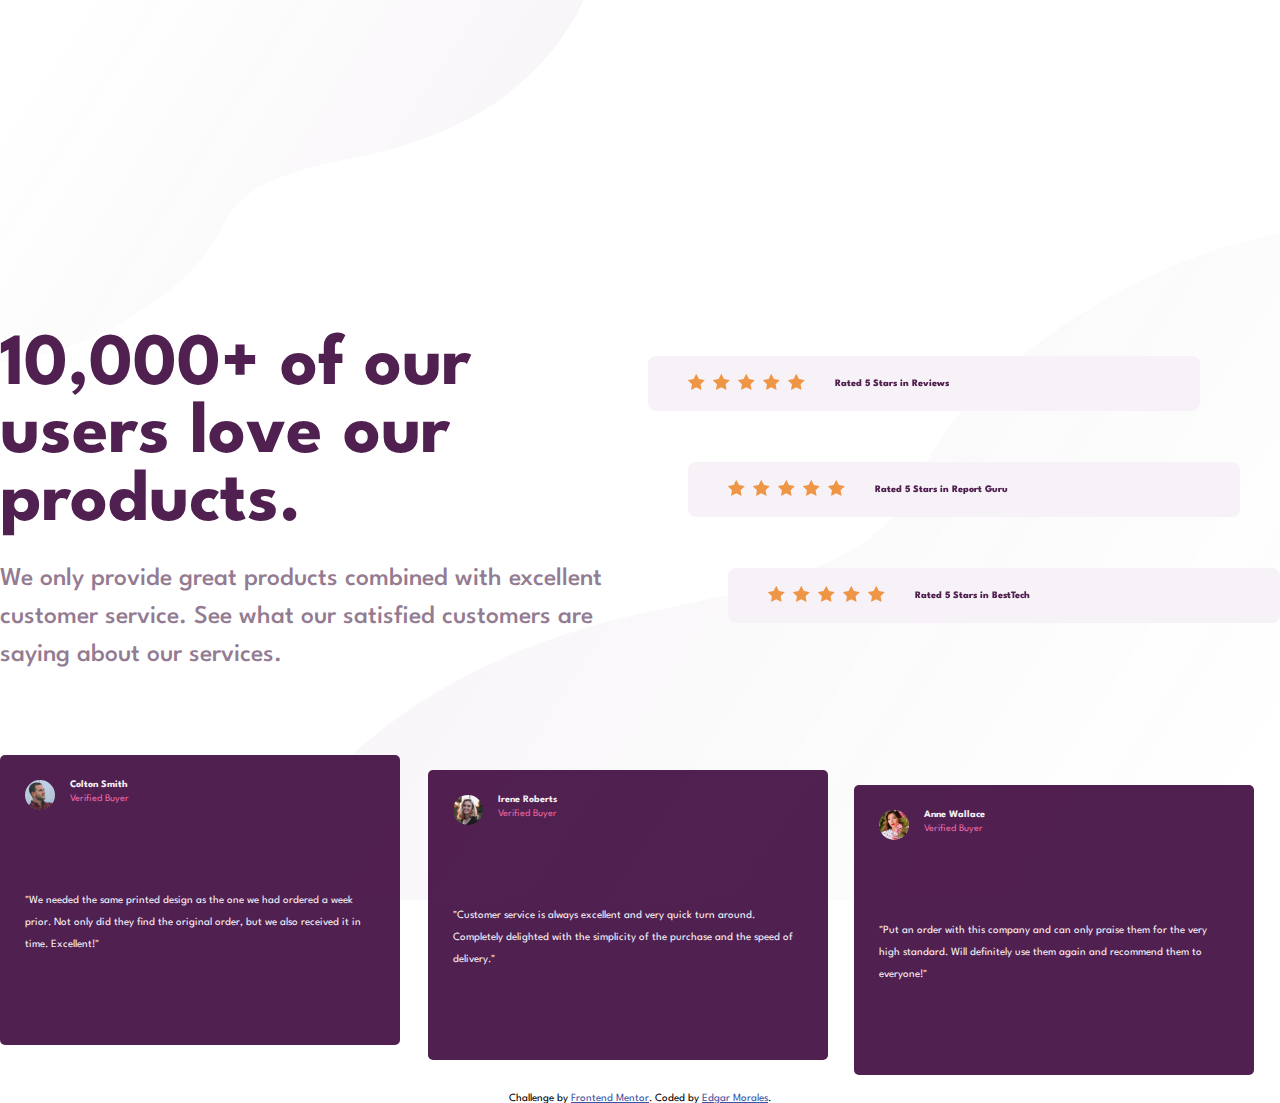
<file: index.html>
<!DOCTYPE html>
<html lang="en">
  <head>
    <meta charset="UTF-8" />
    <meta name="viewport" content="width=device-width, initial-scale=1.0" />
    <!-- displays site properly based on user's device -->

    <link
      rel="icon"
      type="image/png"
      sizes="32x32"
      href="./images/favicon-32x32.png"
    />

    <title>Frontend Mentor | Social proof section</title>
    <link rel="stylesheet" href="./assets/css/styles.css">
  </head>
  <body>
    <main>
      <div class="top-section">
        <div class="main-text">
          <h1>10,000+ of our users love our products.</h1>
          <p>We only provide great products combined with excellent customer service.
            See what our satisfied customers are saying about our services.</p>
        </div>
        <div class="califications">
          <div class="calification-container above">
            <!-- <a class="a-link-normal" title="3.0 de un máximo de 5 estrellas" href="https://www.amazon.com.mx/product-reviews/B07QJSPMZK/ref=pd_sbs_194_cr_3/136-2926452-3124238?ie=UTF8&pd_rd_i=B07QJSPMZK&pd_rd_r=8368f316-280b-4597-b2fe-308e9723a928&pd_rd_w=3zoNQ&pd_rd_wg=t3Zjg&pf_rd_p=882ca101-b06f-449e-be39-1880c9c90ee3&pf_rd_r=4KVTJ925BF2D8787AJWY&refRID=4KVTJ925BF2D8787AJWY"><i class="a-icon a-icon-star a-start-3 aok-align-top">s</i></a> -->
            <!-- <i class="a-icon a-icon-star a-star-3 aok-align-top"></i> -->
            <div class="stars">
              <img src="./assets/images/icon-star.svg" alt="star" class="star"></img>
              <img src="./assets/images/icon-star.svg" alt="star" class="star"></img>
              <img src="./assets/images/icon-star.svg" alt="star" class="star"></img>
              <img src="./assets/images/icon-star.svg" alt="star" class="star"></img>
              <img src="./assets/images/icon-star.svg" alt="star" class="star"></img>
            </div>
            <p class="star-description">Rated 5 Stars in Reviews</p>
          </div>
          <div class="calification-container middle">
            <!-- <i class="a-icon a-icon-star a-star-3 aok-align-top"></i> -->
            <div class="stars">
              <img src="./assets/images/icon-star.svg" alt="star"class="star"></img>
              <img src="./assets/images/icon-star.svg" alt="star"class="star"></img>
              <img src="./assets/images/icon-star.svg" alt="star"class="star"></img>
              <img src="./assets/images/icon-star.svg" alt="star"class="star"></img>
              <img src="./assets/images/icon-star.svg" alt="star"class="star"></img>
            </div>
            <p class="star-description">Rated 5 Stars in Report Guru</p>
          </div>
          <div class="calification-container below">
            <!-- <i class="a-icon a-icon-star a-star-3"></i> -->
            <div class="stars">
              <img src="./assets/images/icon-star.svg" alt="star" class="star"></img>
              <img src="./assets/images/icon-star.svg" alt="star" class="star"></img>
              <img src="./assets/images/icon-star.svg" alt="star" class="star"></img>
              <img src="./assets/images/icon-star.svg" alt="star" class="star"></img>
              <img src="./assets/images/icon-star.svg" alt="star" class="star"></img>
            </div>
            <p class="star-description">Rated 5 Stars in BestTech</p>
          </div>
        </div>
      </div>
      <div class="bottom-section">
        <div class="cards">
          <div class="card card-1">
            <div class="card-header">
              <img src="./assets/images/image-colton.jpg" alt="Colton's image">
              <div class="card-title">
                <h2>Colton Smith </h2>
                <span>Verified Buyer</span>
              </div>
            </div>
            <p>"We needed the same printed design as the one we had ordered a week prior.
              Not only did they find the original order, but we also received it in time.
              Excellent!"</p>
          </div>
          <div class=" card card-2">
            <div class="card-header">
              <img src="./assets/images/image-irene.jpg" alt="Irene's image">
              <div class="card-title">
                <h2>Irene Roberts </h2>
                <span>Verified Buyer</span>
              </div>
            </div>
            <p>"Customer service is always excellent and very quick turn around. Completely
              delighted with the simplicity of the purchase and the speed of delivery."</p>
          </div>
          <div class="card card-3">
            <div class="card-header">
              <img src="./assets/images//image-anne.jpg" alt="Anne's image">
              <div class="card-title">
                <h2>Anne Wallace</h2>
                <span>Verified Buyer</span>
              </div>
            </div> 
            <p>"Put an order with this company and can only praise them for the very high
              standard. Will definitely use them again and recommend them to everyone!"</p>
          </div>
        </div>
      </div>
      <br>
      <br>
      <div class="attribution">
        Challenge by
        <a href="https://www.frontendmentor.io?ref=challenge" target="_blank"
          >Frontend Mentor</a
        >. Coded by <a href="#">Edgar Morales</a>.
      </div>
      <svg class="left-top" width="584" height="362" xmlns="http://www.w3.org/2000/svg"><defs><linearGradient x1="100%" y1="69.212%" x2="9.399%" y2="32.183%" id="a"><stop stop-color="#8A4389" stop-opacity="0" offset="0%"/><stop stop-color="#512051" offset="100%"/><stop stop-color="#512051" offset="100%"/><stop stop-color="#512051" offset="100%"/></linearGradient></defs><path d="M0 362c40.022-82.8 115.736-135.154 227.141-157.064 167.108-32.864 103.85-66.012 185.949-131.796C467.823 29.284 524.793 4.904 584 0v362H0z" transform="rotate(180 292 181)" fill="url(#a)" fill-rule="evenodd" opacity=".05"/></svg>
    <svg class="right-bottom" width="1085" height="673" xmlns="http://www.w3.org/2000/svg"><defs><linearGradient x1="100%" y1="69.237%" x2="9.399%" y2="32.159%" id="a"><stop stop-color="#8A4389" stop-opacity="0" offset="0%"/><stop stop-color="#512051" offset="100%"/><stop stop-color="#512051" offset="100%"/><stop stop-color="#512051" offset="100%"/></linearGradient></defs><path d="M355 800c74.356-153.934 215.022-251.268 422-292 310.466-61.099 192.94-122.724 345.47-245.025C1224.157 181.442 1330 136.116 1440 127v673H355z" transform="translate(-355 -127)" fill="url(#a)" fill-rule="evenodd" opacity=".05"/></svg>
    </main>
    
    
    
  </body>
</html>
</file>
<file: assets/css/styles.css>
@import url("https://fonts.googleapis.com/css2?family=Spartan:wght@400;500;700;800&display=swap");
:root{
    --very-dark-magenta: hsl(300, 43%, 22%);
    --soft-Pink: hsl(333, 80%, 67%);
    --dark-grayish-magenta: hsl(303,10%,53%);
    --light-grayish-magenta: hsl(300,24%,96%);
    --white:hsl(0,0%,100%);
}

*,
*::before,
*::after {
  margin: 0;
  padding: 0;
  box-sizing: inherit;
}


body{
  font-size: 62.5%;
  /* height: 100%; */
  font-family: "Spartan", Arial, Helvetica, sans-serif;
  min-height: 100vh;
  padding-top: 130px;
}

main{
       max-width: 1440px;
       /* width: 1109px; */
       /* height: 700px; */
       margin-left:auto;
       margin-right:auto;
}

main .top-section{
    display: grid;
    grid-template-columns: 50% 50%;
    margin-top: 12.6rem;
    margin-bottom: 5rem;
}

main .top-section .main-text h1{
    /* width: 200px; */
    font-size: 4.6rem;
    font-weight: 700;
    color: var(--very-dark-magenta);
}

main .top-section .main-text p{
    font-size: 1.6rem;
    font-weight: 500;
    color: var(--dark-grayish-magenta);
    margin-top: 1.5rem;
    line-height: 1.5em;
}

main .top-section .califications{
    display: flex;
    flex-flow: row wrap;
    justify-content: flex-end;
    margin-top: 1.5rem;
    z-index: 99;
}
main .top-section .califications .calification-container{
    display: flex;
    flex-flow: row wrap;
    /* height: 18px; */
    /* display: inline; */
    /* line-height: 20px; */
    /* padding: 10px; */
    width: 80%;
    height: 55px;
    margin-bottom: 15px;
    border-radius: 8px;
    padding-left: 40px;
    background-color: var(--light-grayish-magenta);
    align-content: center;
}

main .top-section .califications .calification-container .star-description{
    display: inline-block;
    /* position: absolute; */
    font-weight:800;
    color: var(--very-dark-magenta);
    margin-left: 25px;
    line-height: 19px;
}
main .top-section .califications .stars img{
    margin-right: .5em;
}
main .bottom-section .cards{
    display: grid;
    grid-template-columns: 1fr 1fr 1fr;
    z-index: 99;
}

main .bottom-section .cards .card{
    width: 350px;
    height: 240px;
    display: flex;
    flex-flow: row wrap;
    padding: 25px;
    background-color: var(--very-dark-magenta);
    /* margin-right: 25px; */
    border-radius: 5px;
}

main .bottom-section .cards .card .card-header{
    display: flex;
    flex-flow: row nowrap;
    margin-bottom: 15px;
}

main .bottom-section .cards .card .card-header img{
    border-radius: 100%;
    width: 30px;
    height: 30px;
    margin-right:15px;
}

main .bottom-section .cards .card .card-header .card-title{
    float: left;
}

main .bottom-section .cards .card .card-header h2{
    color: var(--light-grayish-magenta);
    font-size: 1em;
    margin-bottom: .5em;
}
main .bottom-section .cards .card .card-header span{
    color: var(--soft-Pink);
    font-weight:400;
}

main .bottom-section .cards .card p{
    color: var(--light-grayish-magenta);
    font-weight: 400;
    font-size: 1.1em;
    line-height: 2em;
}
main .bottom-section .cards .card-1{
    margin-right: 28px;
}
main .bottom-section .cards .card-2{
    margin-top: 1.5em;
    margin-right: 25px;
}

main .bottom-section .cards .card-3{
    margin-top: 3em;
}
.a-icon{
    display: inline-block;
    background-image: url("../images/AmazonUIIcon-sprite.png");
    background-size: 400px 900px;
}

.a-icon-star{
    width: 80px;
    height: 18px;
}

.stars{
    /* background-size: 18px; */
    /* width: 18px; */
    /* height: 18px; */
    /* background-size: cover; */
    /* background-repeat: no-repeat; */
}
.a-star-3{
/* background-position: -37px -198px; */
    background-position: -5px -368px;
}



.above{
    margin-right: 80px;
}

.middle{
    margin-right: 40px;
}

.below{
    margin-right: 0px;
}

.left-top{
    position: fixed;
    top: 0px;
    left: 0px;
    /* transform: scale(.8,.8);     */
    /* transform: rotateY(360deg); */
}

.right-bottom{
    position: fixed;
    bottom: 0px;
    right: 0px;
    /* transform: scale(1,1); */
    right: -50px; */
    /* transform: scale(1,2);
    transform: rotate(5deg); */
}

.attribution {
font-size: 11px;
text-align: center;
}

.attribution a {
color: hsl(228, 45%, 44%);
}
</file>
